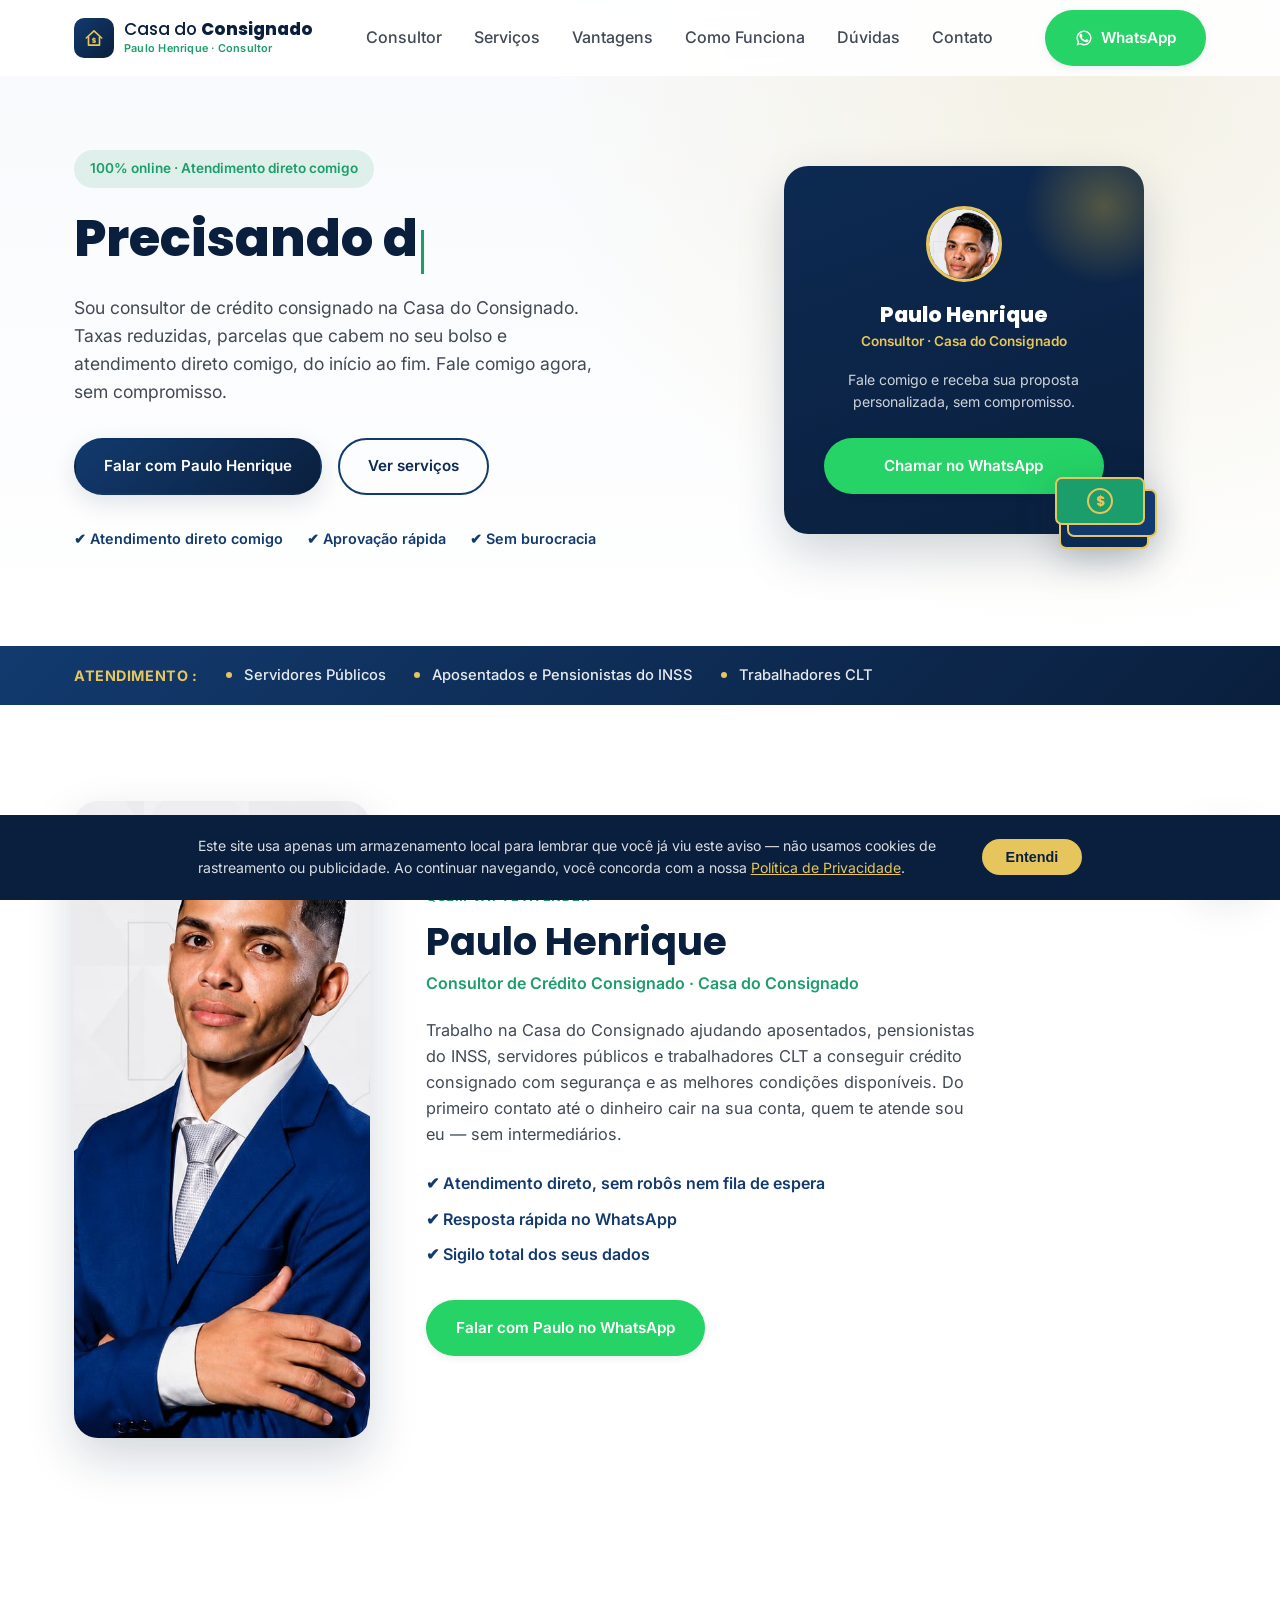
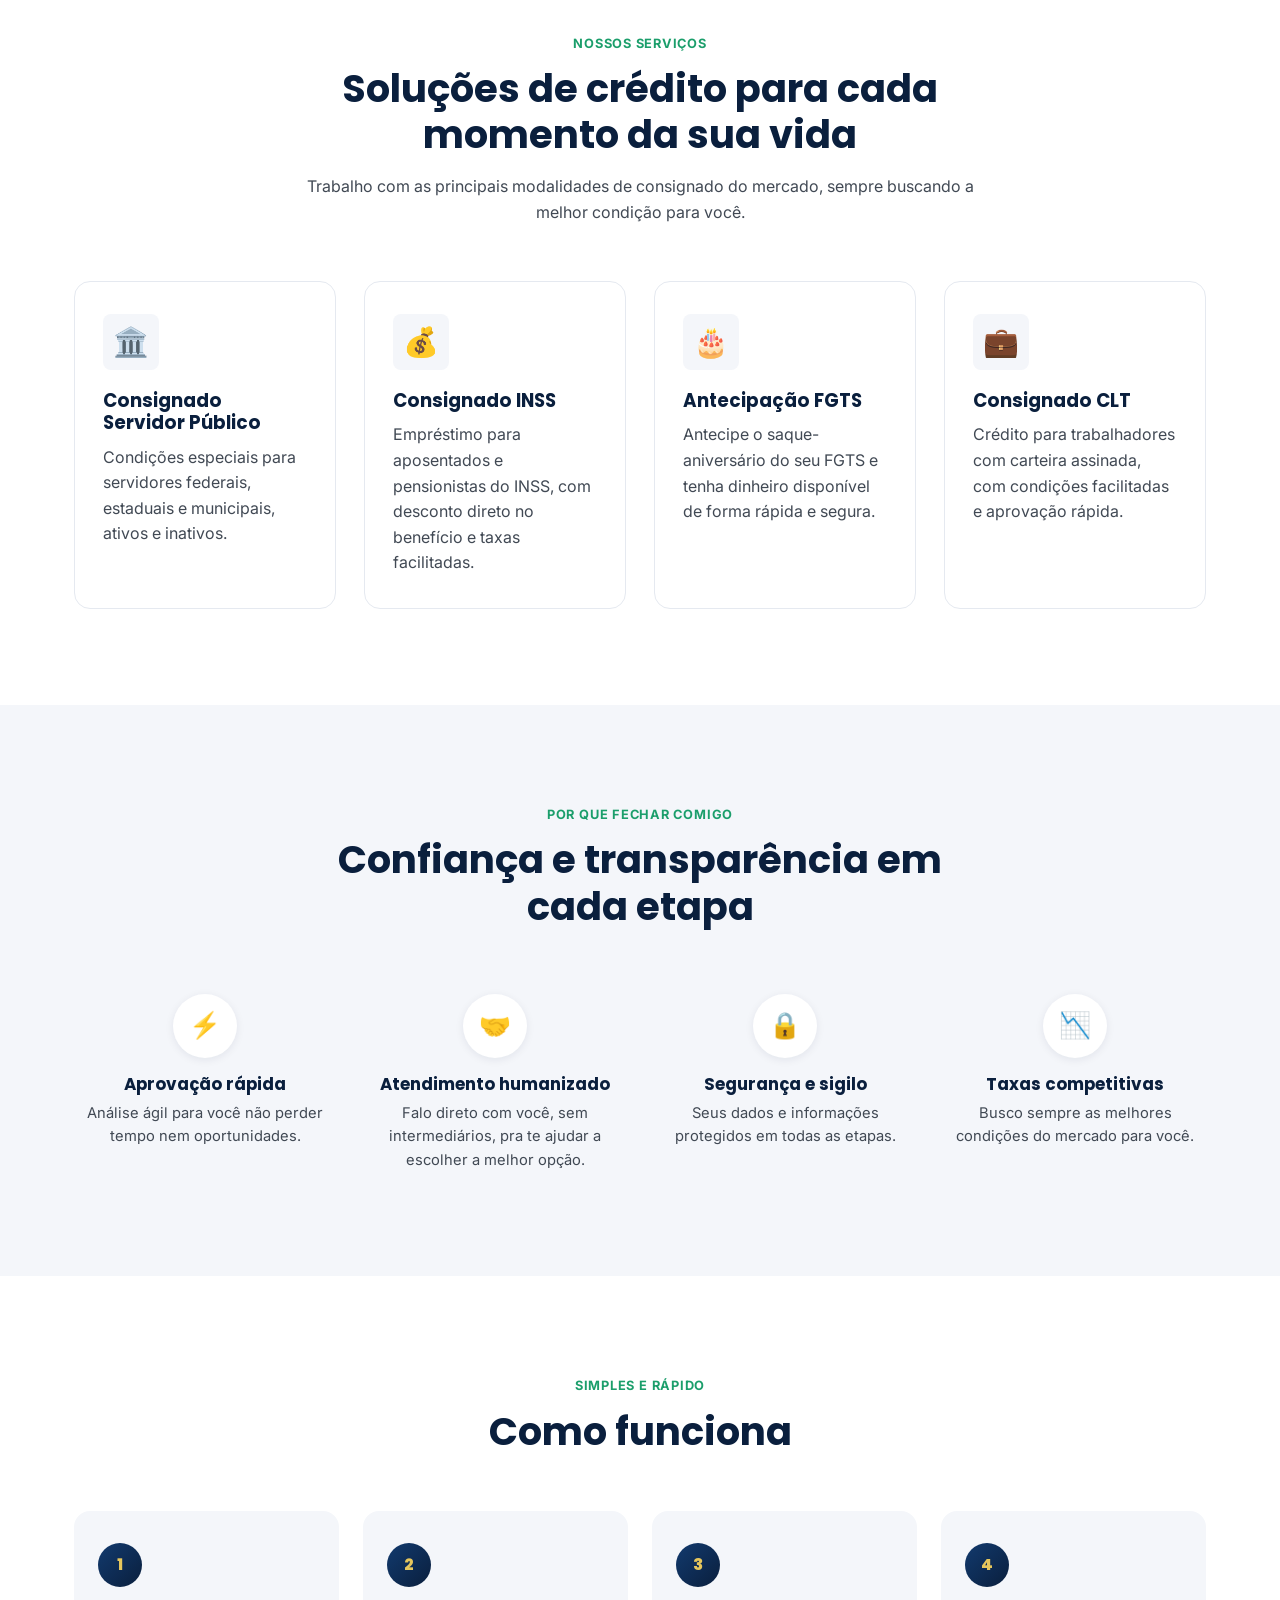
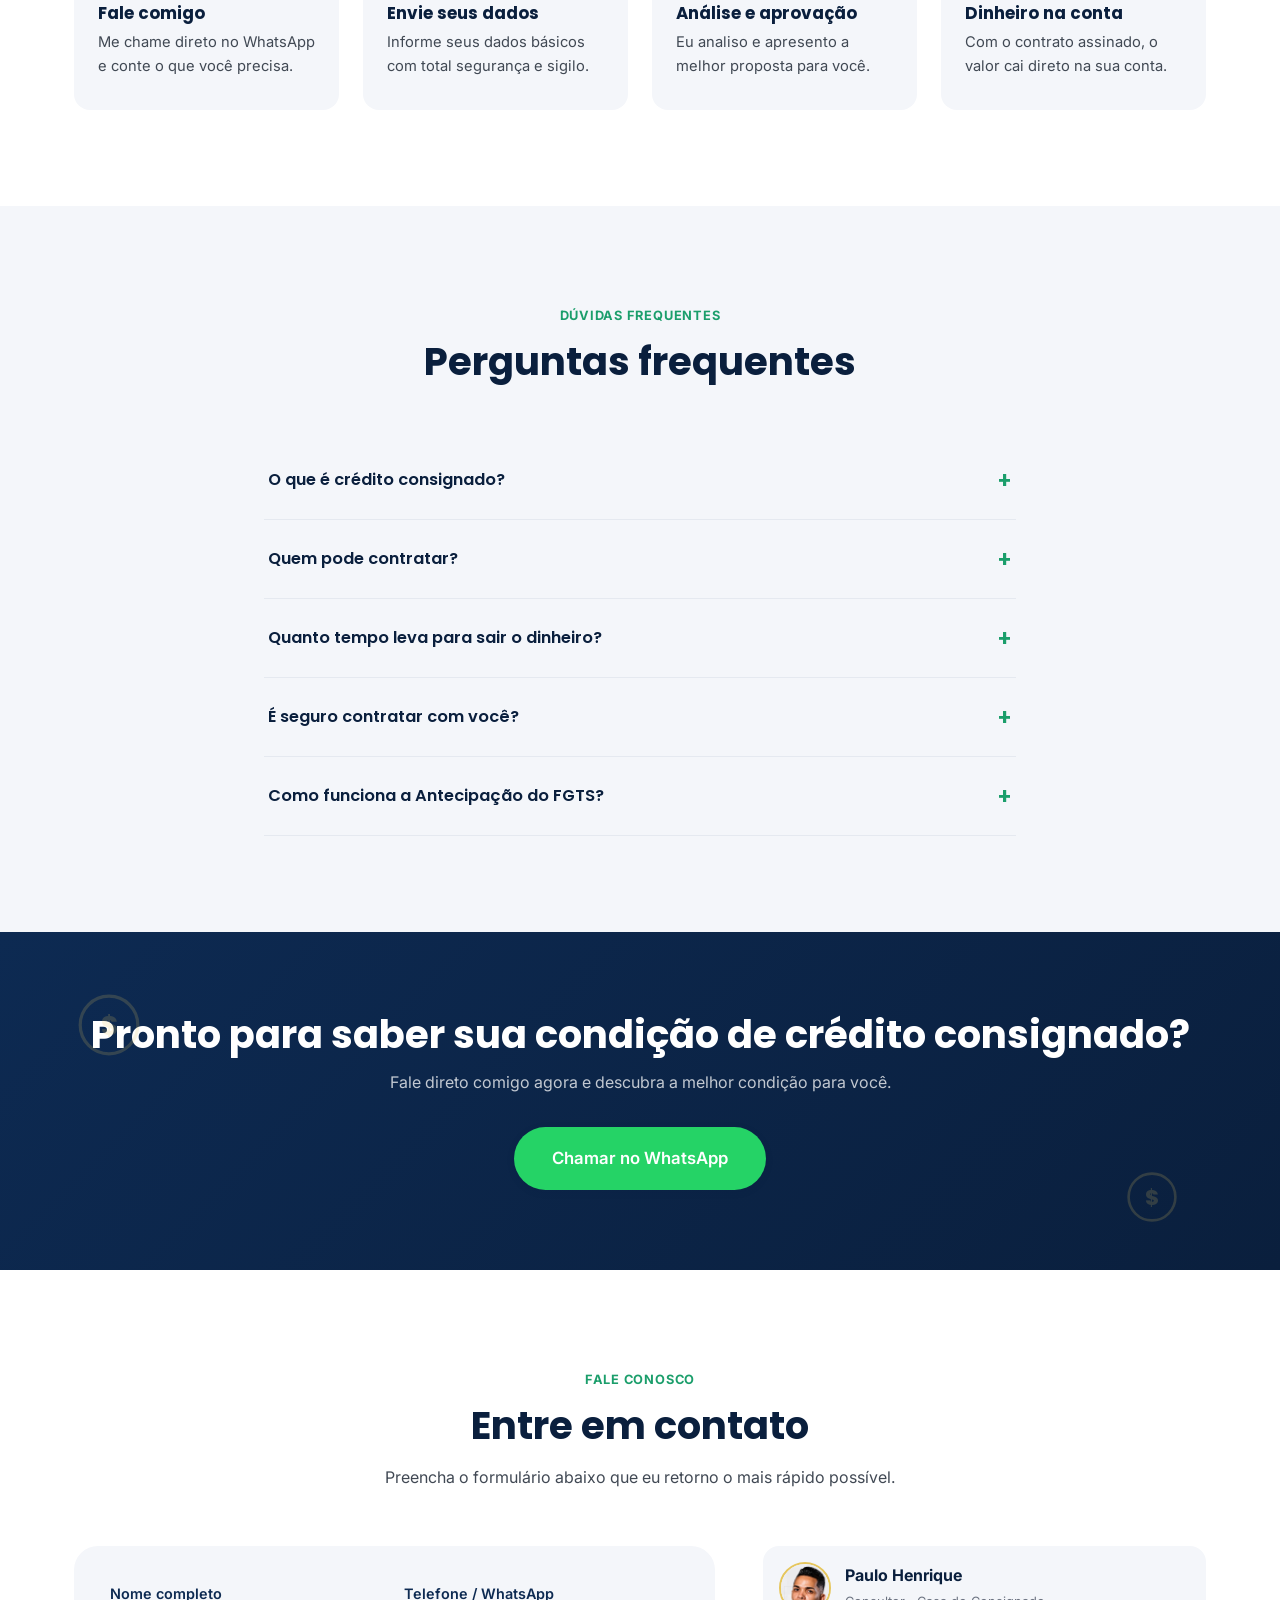
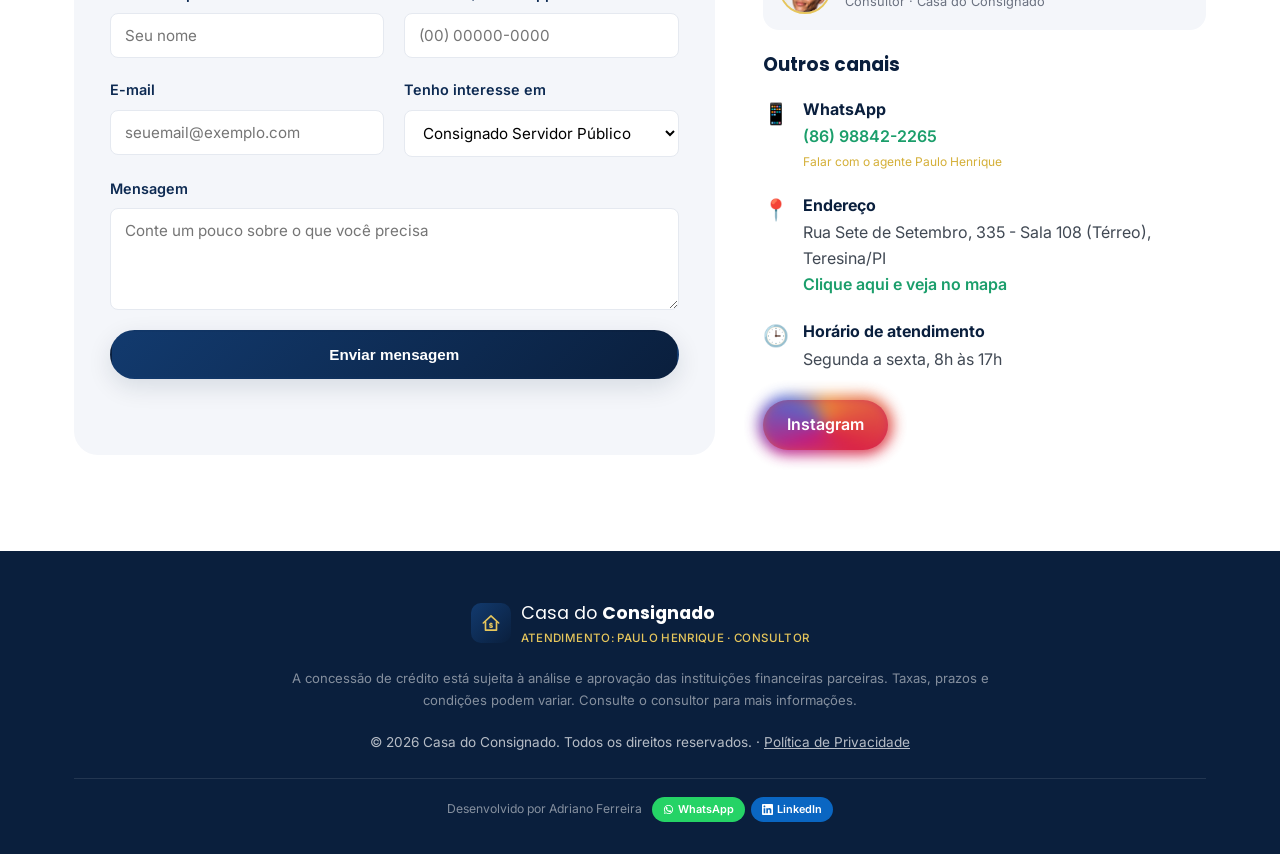
<file: index.html>
<!DOCTYPE html>
<html lang="pt-BR">
<head>
<meta charset="UTF-8">
<meta name="viewport" content="width=device-width, initial-scale=1.0">
<title>Crédito Consignado em Teresina | Fale com Paulo Henrique</title>
<meta name="description" content="Consultor especialista em Crédito Consignado em Teresina/PI. Atendo INSS, Servidor Público e CLT. Simule agora seu empréstimo ou antecipação FGTS. Fale direto com Paulo Henrique.">
<meta name="keywords" content="crédito consignado, empréstimo consignado, emprestimo, emprestimos, dinheiro, consignado, consignado INSS, consignado servidor público, consignado CLT, clt, antecipação FGTS, crédito, financiamento, dinheiro rápido, casa do consignado, Paulo Henrique">
<meta name="robots" content="index, follow">
<meta name="googlebot" content="index, follow">
<link rel="canonical" href="https://paulocasadoconsignado.com.br/">

<!-- Open Graph -->
<meta property="og:type" content="website">
<meta property="og:url" content="https://paulocasadoconsignado.com.br/">
<meta property="og:title" content="Crédito Consignado em Teresina | Paulo Henrique">
<meta property="og:description" content="Consultor especialista em crédito consignado para INSS, Servidor Público e CLT em Teresina/PI. Fale direto comigo pelo WhatsApp e receba sua proposta.">
<meta property="og:image" content="https://paulocasadoconsignado.com.br/assets/paulo-henrique.jpg">
<meta property="og:image:width" content="465">
<meta property="og:image:height" content="1145">
<meta property="og:image:alt" content="Paulo Henrique, consultor de crédito consignado">
<meta property="og:locale" content="pt_BR">
<meta property="og:site_name" content="Paulo Henrique · Casa do Consignado">

<!-- Twitter Card -->
<meta name="twitter:card" content="summary_large_image">
<meta name="twitter:title" content="Crédito Consignado em Teresina | Paulo Henrique">
<meta name="twitter:description" content="Consultor especialista em crédito consignado para INSS, Servidor Público e CLT em Teresina/PI. Fale direto comigo pelo WhatsApp.">
<meta name="twitter:image" content="https://paulocasadoconsignado.com.br/assets/paulo-henrique.jpg">

<link rel="icon" type="image/svg+xml" href="assets/favicon.svg">
<link rel="preconnect" href="https://fonts.googleapis.com">
<link rel="preconnect" href="https://fonts.gstatic.com" crossorigin>
<link href="https://fonts.googleapis.com/css2?family=Poppins:wght@400;500;600;700;800&family=Inter:wght@400;500;600;700&display=swap" rel="stylesheet">
<link rel="stylesheet" href="css/style.css">

<!-- Dados estruturados básicos para SEO local (ATUALIZE endereço/e-mail quando tiver) -->
<script type="application/ld+json">
{
  "@context": "https://schema.org",
  "@type": "FinancialService",
  "name": "Paulo Henrique · Casa do Consignado",
  "url": "https://paulocasadoconsignado.com.br/",
  "image": "https://paulocasadoconsignado.com.br/assets/paulo-henrique.jpg",
  "description": "Consultoria de crédito consignado em Teresina/PI: INSS, servidor público, CLT e antecipação de FGTS.",
  "areaServed": { "@type": "City", "name": "Teresina" },
  "telephone": "+55 86 98842-2265",
  "priceRange": "$$",
  "address": {
    "@type": "PostalAddress",
    "streetAddress": "Rua Sete de Setembro, 335 - Sala 108 (Térreo)",
    "addressLocality": "Teresina",
    "addressRegion": "PI",
    "addressCountry": "BR"
  },
  "openingHoursSpecification": {
    "@type": "OpeningHoursSpecification",
    "dayOfWeek": ["Monday", "Tuesday", "Wednesday", "Thursday", "Friday"],
    "opens": "08:00",
    "closes": "17:00"
  },
  "employee": {
    "@type": "Person",
    "name": "Paulo Henrique",
    "jobTitle": "Consultor de Crédito Consignado",
    "worksFor": { "@type": "Organization", "name": "Casa do Consignado" }
  },
  "sameAs": ["https://www.instagram.com/paulo_credito_consignado/"]
}
</script>
</head>
<body>
<div class="bills-fall" id="billsFall" aria-hidden="true"></div>

<!-- ===== HEADER ===== -->
<header class="header" id="header">
  <div class="container header__inner">
    <a href="#topo" class="logo">
      <span class="logo__icon">
        <svg viewBox="0 0 40 40" width="22" height="22" aria-hidden="true">
          <polyline points="6,20 20,7 34,20" fill="none" stroke="currentColor" stroke-width="3" stroke-linecap="round" stroke-linejoin="round"/>
          <path d="M10 18 V33 H30 V18" fill="none" stroke="currentColor" stroke-width="3" stroke-linecap="round" stroke-linejoin="round"/>
          <text x="20" y="29" font-family="Poppins, Arial, sans-serif" font-weight="800" font-size="13" fill="currentColor" text-anchor="middle">$</text>
        </svg>
      </span>
      <span class="logo__text-wrap">
        <span class="logo__text">Casa do <strong>Consignado</strong></span>
        <small class="logo__tagline">Paulo Henrique · Consultor</small>
      </span>
    </a>

    <nav class="nav" id="nav">
      <ul class="nav__list">
        <li><a href="#consultor" class="nav__link">Consultor</a></li>
        <li><a href="#servicos" class="nav__link">Serviços</a></li>
        <li><a href="#vantagens" class="nav__link">Vantagens</a></li>
        <li><a href="#como-funciona" class="nav__link">Como Funciona</a></li>
        <li><a href="#faq" class="nav__link">Dúvidas</a></li>
        <li><a href="#contato" class="nav__link">Contato</a></li>
      </ul>
    </nav>

    <div class="header__actions">
      <a href="https://wa.me/5586988422265?text=Ol%C3%A1%20Paulo%20Henrique%2C%20tenho%20interesse%20em%20mais%20informa%C3%A7%C3%B5es%20sobre%20o%20cr%C3%A9dito%20consignado."
         class="btn btn--whatsapp" target="_blank" rel="noopener">
        <svg viewBox="0 0 24 24" width="18" height="18" fill="currentColor" aria-hidden="true"><path d="M17.472 14.382c-.297-.149-1.758-.867-2.03-.967-.273-.099-.471-.148-.67.15-.197.297-.767.966-.94 1.164-.173.199-.347.223-.644.075-.297-.15-1.255-.463-2.39-1.475-.883-.788-1.48-1.761-1.653-2.059-.173-.297-.018-.458.13-.606.134-.133.298-.347.446-.52.149-.174.198-.298.298-.497.099-.198.05-.371-.025-.52-.075-.149-.669-1.612-.916-2.207-.242-.579-.487-.5-.669-.51-.173-.008-.371-.01-.57-.01-.198 0-.52.074-.792.372-.272.297-1.04 1.016-1.04 2.479 0 1.462 1.065 2.875 1.213 3.074.149.198 2.096 3.2 5.077 4.487.71.306 1.263.489 1.694.625.712.227 1.36.195 1.871.118.571-.085 1.758-.719 2.006-1.413.248-.694.248-1.289.173-1.413-.074-.124-.272-.198-.57-.347z"/><path d="M12.004 2C6.486 2 2 6.486 2 12.004c0 1.99.583 3.845 1.588 5.406L2 22l4.71-1.554A9.96 9.96 0 0 0 12.004 22C17.522 22 22 17.522 22 12.004 22 6.486 17.522 2 12.004 2zm0 18.061a8.03 8.03 0 0 1-4.302-1.246l-.309-.184-2.79.92.933-2.717-.201-.278a8.03 8.03 0 0 1-1.331-4.552c0-4.454 3.626-8.08 8.08-8.08s8.08 3.626 8.08 8.08-3.626 8.057-8.16 8.057z"/></svg>
        WhatsApp
      </a>
    </div>

    <button class="nav__toggle" id="navToggle" aria-label="Abrir menu" aria-expanded="false">
      <span></span><span></span><span></span>
    </button>
  </div>
</header>

<main id="topo">

  <!-- ===== HERO ===== -->
  <section class="hero">
    <div class="container hero__inner">
      <div class="hero__content" data-reveal>
        <span class="badge">100% online · Atendimento direto comigo</span>
        <h1><span class="typewriter-text">Precisando de dinheiro? <span class="highlight">Tenho a solução rápida e fácil</span> pra você</span></h1>
        <p class="hero__subtitle">
          Sou consultor de crédito consignado na Casa do Consignado. Taxas reduzidas, parcelas que
          cabem no seu bolso e atendimento direto comigo, do início ao fim. Fale comigo agora, sem compromisso.
        </p>
        <div class="hero__cta">
          <a href="https://wa.me/5586988422265?text=Ol%C3%A1%20Paulo%20Henrique%2C%20tenho%20interesse%20em%20mais%20informa%C3%A7%C3%B5es%20sobre%20o%20cr%C3%A9dito%20consignado."
             class="btn btn--primary btn--shine" target="_blank" rel="noopener">Falar com Paulo Henrique</a>
          <a href="#servicos" class="btn btn--outline">Ver serviços</a>
        </div>
        <ul class="hero__trust">
          <li>✔ Atendimento direto comigo</li>
          <li>✔ Aprovação rápida</li>
          <li>✔ Sem burocracia</li>
        </ul>
      </div>

      <div class="hero__visual" data-reveal>
        <div class="hero__card-wrap">
          <div class="hero__card">
            <img src="assets/paulo-henrique-headshot.jpg" alt="Foto de Paulo Henrique, consultor de crédito" class="hero__card-photo" width="400" height="400">
            <p class="hero__card-name">Paulo Henrique</p>
            <p class="hero__card-role">Consultor · Casa do Consignado</p>
            <p class="hero__card-note">Fale comigo e receba sua proposta personalizada, sem compromisso.</p>
            <a href="https://wa.me/5586988422265?text=Ol%C3%A1%20Paulo%20Henrique%2C%20tenho%20interesse%20em%20mais%20informa%C3%A7%C3%B5es%20sobre%20o%20cr%C3%A9dito%20consignado."
               class="btn btn--whatsapp btn--shine hero__card-cta" target="_blank" rel="noopener">Chamar no WhatsApp</a>
          </div>
          <svg class="money-stack" viewBox="0 0 108 84" aria-hidden="true">
            <rect x="6" y="30" width="88" height="46" rx="6" fill="#0d2a52" stroke="#e6c65c" stroke-width="2"/>
            <rect x="14" y="18" width="88" height="46" rx="6" fill="#123a6e" stroke="#e6c65c" stroke-width="2"/>
            <rect x="2" y="6" width="88" height="46" rx="6" fill="#1b9e6b" stroke="#e6c65c" stroke-width="2"/>
            <circle cx="46" cy="29" r="12" fill="none" stroke="#e6c65c" stroke-width="2"/>
            <text x="46" y="34" font-family="Poppins, Arial, sans-serif" font-weight="800" font-size="13" fill="#e6c65c" text-anchor="middle">$</text>
          </svg>
        </div>
      </div>
    </div>
  </section>

  <!-- ===== PÚBLICO ATENDIDO ===== -->
  <section class="audience">
    <div class="container audience__inner">
      <span class="audience__label">Atendimento :</span>
      <ul class="audience__list">
        <li>Servidores Públicos</li>
        <li>Aposentados e Pensionistas do INSS</li>
        <li>Trabalhadores CLT</li>
      </ul>
    </div>
  </section>

  <!-- ===== SOBRE O CONSULTOR ===== -->
  <section class="section consultor" id="consultor">
    <div class="container consultor__inner">
      <div class="consultor__photo-wrap" data-reveal>
        <img src="assets/paulo-henrique.jpg" alt="Paulo Henrique, consultor de crédito consignado, de braços cruzados" class="consultor__photo" width="465" height="1000" loading="lazy" decoding="async">
      </div>
      <div class="consultor__content" data-reveal>
        <span class="eyebrow">Quem vai te atender</span>
        <h2>Paulo Henrique</h2>
        <p class="consultor__role">Consultor de Crédito Consignado · Casa do Consignado</p>
        <p class="consultor__bio">
          Trabalho na Casa do Consignado ajudando aposentados, pensionistas do INSS, servidores
          públicos e trabalhadores CLT a conseguir crédito consignado com segurança e as melhores
          condições disponíveis. Do primeiro contato até o dinheiro cair na sua conta, quem te
          atende sou eu — sem intermediários.
        </p>
        <ul class="consultor__points">
          <li>✔ Atendimento direto, sem robôs nem fila de espera</li>
          <li>✔ Resposta rápida no WhatsApp</li>
          <li>✔ Sigilo total dos seus dados</li>
        </ul>
        <a href="https://wa.me/5586988422265?text=Ol%C3%A1%20Paulo%20Henrique%2C%20tenho%20interesse%20em%20mais%20informa%C3%A7%C3%B5es%20sobre%20o%20cr%C3%A9dito%20consignado."
           class="btn btn--whatsapp btn--shine" target="_blank" rel="noopener">Falar com Paulo no WhatsApp</a>
      </div>
    </div>
  </section>

  <!-- ===== SERVIÇOS ===== -->
  <section class="section" id="servicos">
    <div class="container">
      <div class="section__head" data-reveal>
        <span class="eyebrow">Nossos serviços</span>
        <h2>Soluções de crédito para cada momento da sua vida</h2>
        <p>Trabalho com as principais modalidades de consignado do mercado, sempre buscando a melhor condição para você.</p>
      </div>

      <div class="grid grid--4" data-reveal data-reveal-children>
        <article class="card">
          <div class="card__icon">🏛️</div>
          <h3>Consignado Servidor Público</h3>
          <p>Condições especiais para servidores federais, estaduais e municipais, ativos e inativos.</p>
        </article>

        <article class="card">
          <div class="card__icon">💰</div>
          <h3>Consignado INSS</h3>
          <p>Empréstimo para aposentados e pensionistas do INSS, com desconto direto no benefício e taxas facilitadas.</p>
        </article>

        <article class="card">
          <div class="card__icon">🎂</div>
          <h3>Antecipação FGTS</h3>
          <p>Antecipe o saque-aniversário do seu FGTS e tenha dinheiro disponível de forma rápida e segura.</p>
        </article>

        <article class="card">
          <div class="card__icon">💼</div>
          <h3>Consignado CLT</h3>
          <p>Crédito para trabalhadores com carteira assinada, com condições facilitadas e aprovação rápida.</p>
        </article>
      </div>
    </div>
  </section>

  <!-- ===== VANTAGENS ===== -->
  <section class="section section--alt" id="vantagens">
    <div class="container">
      <div class="section__head" data-reveal>
        <span class="eyebrow">Por que fechar comigo</span>
        <h2>Confiança e transparência em cada etapa</h2>
      </div>

      <div class="grid grid--4" data-reveal data-reveal-children>
        <div class="feature">
          <div class="feature__icon">⚡</div>
          <h3>Aprovação rápida</h3>
          <p>Análise ágil para você não perder tempo nem oportunidades.</p>
        </div>
        <div class="feature">
          <div class="feature__icon">🤝</div>
          <h3>Atendimento humanizado</h3>
          <p>Falo direto com você, sem intermediários, pra te ajudar a escolher a melhor opção.</p>
        </div>
        <div class="feature">
          <div class="feature__icon">🔒</div>
          <h3>Segurança e sigilo</h3>
          <p>Seus dados e informações protegidos em todas as etapas.</p>
        </div>
        <div class="feature">
          <div class="feature__icon">📉</div>
          <h3>Taxas competitivas</h3>
          <p>Busco sempre as melhores condições do mercado para você.</p>
        </div>
      </div>
    </div>
  </section>

  <!-- ===== COMO FUNCIONA ===== -->
  <section class="section" id="como-funciona">
    <div class="container">
      <div class="section__head" data-reveal>
        <span class="eyebrow">Simples e rápido</span>
        <h2>Como funciona</h2>
      </div>

      <div class="steps" data-reveal data-reveal-children>
        <div class="step">
          <span class="step__number">1</span>
          <h3>Fale comigo</h3>
          <p>Me chame direto no WhatsApp e conte o que você precisa.</p>
        </div>
        <div class="step">
          <span class="step__number">2</span>
          <h3>Envie seus dados</h3>
          <p>Informe seus dados básicos com total segurança e sigilo.</p>
        </div>
        <div class="step">
          <span class="step__number">3</span>
          <h3>Análise e aprovação</h3>
          <p>Eu analiso e apresento a melhor proposta para você.</p>
        </div>
        <div class="step">
          <span class="step__number">4</span>
          <h3>Dinheiro na conta</h3>
          <p>Com o contrato assinado, o valor cai direto na sua conta.</p>
        </div>
      </div>
    </div>
  </section>

  <!-- ===== FAQ ===== -->
  <section class="section section--alt" id="faq">
    <div class="container container--narrow">
      <div class="section__head" data-reveal>
        <span class="eyebrow">Dúvidas frequentes</span>
        <h2>Perguntas frequentes</h2>
      </div>

      <div class="accordion" data-reveal>
        <div class="accordion__item">
          <button class="accordion__trigger">O que é crédito consignado?
            <span class="accordion__icon">+</span>
          </button>
          <div class="accordion__panel">
            <p>É um tipo de empréstimo cujas parcelas são descontadas diretamente do salário, benefício do INSS ou folha de pagamento, o que costuma garantir taxas de juros menores.</p>
          </div>
        </div>
        <div class="accordion__item">
          <button class="accordion__trigger">Quem pode contratar?
            <span class="accordion__icon">+</span>
          </button>
          <div class="accordion__panel">
            <p>Aposentados e pensionistas do INSS, servidores públicos e trabalhadores com carteira assinada em empresas conveniadas.</p>
          </div>
        </div>
        <div class="accordion__item">
          <button class="accordion__trigger">Quanto tempo leva para sair o dinheiro?
            <span class="accordion__icon">+</span>
          </button>
          <div class="accordion__panel">
            <p>Após a aprovação e assinatura do contrato, o prazo costuma ser rápido, podendo variar conforme a instituição financeira parceira.</p>
          </div>
        </div>
        <div class="accordion__item">
          <button class="accordion__trigger">É seguro contratar com você?
            <span class="accordion__icon">+</span>
          </button>
          <div class="accordion__panel">
            <p>Sim. Trabalho pela Casa do Consignado com sigilo total dos seus dados e transparência em todas as etapas do processo.</p>
          </div>
        </div>
        <div class="accordion__item">
          <button class="accordion__trigger">Como funciona a Antecipação do FGTS?
            <span class="accordion__icon">+</span>
          </button>
          <div class="accordion__panel">
            <p>Você pode adiantar uma ou mais parcelas do seu Saque-Aniversário do FGTS. O valor cai na sua conta rapidamente e o pagamento é feito com o débito anual direto do seu fundo de garantia, sem comprometer sua renda mensal.</p>
          </div>
        </div>
      </div>
    </div>
  </section>

  <!-- ===== CTA FINAL ===== -->
  <section class="cta-final" data-reveal>
    <svg class="cta-final__coin cta-final__coin--1" viewBox="0 0 60 60" aria-hidden="true">
      <circle cx="30" cy="30" r="27" fill="none" stroke="#e6c65c" stroke-width="3"/>
      <text x="30" y="39" font-family="Poppins, Arial, sans-serif" font-weight="800" font-size="24" fill="#e6c65c" text-anchor="middle">$</text>
    </svg>
    <svg class="cta-final__coin cta-final__coin--2" viewBox="0 0 60 60" aria-hidden="true">
      <circle cx="30" cy="30" r="27" fill="none" stroke="#e6c65c" stroke-width="3"/>
      <text x="30" y="39" font-family="Poppins, Arial, sans-serif" font-weight="800" font-size="24" fill="#e6c65c" text-anchor="middle">$</text>
    </svg>
    <div class="container cta-final__inner">
      <h2>Pronto para saber sua condição de crédito consignado?</h2>
      <p>Fale direto comigo agora e descubra a melhor condição para você.</p>
      <a href="https://wa.me/5586988422265?text=Ol%C3%A1%20Paulo%20Henrique%2C%20tenho%20interesse%20em%20mais%20informa%C3%A7%C3%B5es%20sobre%20o%20cr%C3%A9dito%20consignado."
         class="btn btn--whatsapp btn--lg btn--shine" target="_blank" rel="noopener">Chamar no WhatsApp</a>
    </div>
  </section>

  <!-- ===== CONTATO ===== -->
  <section class="section" id="contato">
    <div class="container">
      <div class="section__head" data-reveal>
        <span class="eyebrow">Fale conosco</span>
        <h2>Entre em contato</h2>
        <p>Preencha o formulário abaixo que eu retorno o mais rápido possível.</p>
      </div>

      <div class="contact">
        <form class="contact__form" id="contactForm" data-reveal>
          <div class="field">
            <label for="nome">Nome completo</label>
            <input type="text" id="nome" name="nome" required placeholder="Seu nome" aria-required="true">
          </div>
          <div class="field">
            <label for="telefone">Telefone / WhatsApp</label>
            <input type="tel" id="telefone" name="telefone" required placeholder="(00) 00000-0000" aria-required="true">
          </div>
          <div class="field">
            <label for="email">E-mail</label>
            <input type="email" id="email" name="email" placeholder="seuemail@exemplo.com">
          </div>
          <div class="field">
            <label for="assunto">Tenho interesse em</label>
            <select id="assunto" name="assunto">
              <option>Consignado Servidor Público</option>
              <option>Consignado INSS</option>
              <option>Antecipação FGTS</option>
              <option>Consignado CLT</option>
            </select>
          </div>
          <div class="field field--full">
            <label for="mensagem">Mensagem</label>
            <textarea id="mensagem" name="mensagem" rows="4" placeholder="Conte um pouco sobre o que você precisa"></textarea>
          </div>
          <button type="submit" class="btn btn--primary field--full">Enviar mensagem</button>
          <p class="form__note" id="formNote"></p>
        </form>

        <aside class="contact__info" data-reveal>
          <div class="contact__agent">
            <img src="assets/paulo-henrique-headshot.jpg" alt="Foto de Paulo Henrique, consultor de crédito" class="contact__agent-photo" width="400" height="400" loading="lazy" decoding="async">
            <div>
              <strong>Paulo Henrique</strong>
              <small>Consultor · Casa do Consignado</small>
            </div>
          </div>
          <h3>Outros canais</h3>
          <ul class="contact__list">
            <li>
              <span aria-hidden="true">📱</span>
              <div>
                <strong>WhatsApp</strong>
                <a href="https://wa.me/5586988422265?text=Ol%C3%A1%20Paulo%20Henrique%2C%20tenho%20interesse%20em%20mais%20informa%C3%A7%C3%B5es%20sobre%20o%20cr%C3%A9dito%20consignado.">(86) 98842-2265</a>
                <small>Falar com o agente Paulo Henrique</small>
              </div>
            </li>
            <li>
              <span aria-hidden="true">📍</span>
              <div>
                <strong>Endereço</strong>
                <p>Rua Sete de Setembro, 335 - Sala 108 (Térreo), Teresina/PI</p>
                <a href="https://maps.app.goo.gl/En64dRzbXX8CBahz8" target="_blank" rel="noopener">Clique aqui e veja no mapa</a>
              </div>
            </li>
            <li>
              <span aria-hidden="true">🕒</span>
              <div>
                <strong>Horário de atendimento</strong>
                <p>Segunda a sexta, 8h às 17h</p>
              </div>
            </li>
          </ul>

          <div class="contact__social">
            <a href="https://www.instagram.com/paulo_credito_consignado/" class="btn--instagram" target="_blank" rel="noopener" aria-label="Instagram">Instagram</a>
          </div>
        </aside>
      </div>
    </div>
  </section>

</main>

<!-- ===== FOOTER ===== -->
<footer class="footer">
  <div class="container footer__inner">
    <div class="footer__brand">
      <span class="logo__icon">
        <svg viewBox="0 0 40 40" width="22" height="22" aria-hidden="true">
          <polyline points="6,20 20,7 34,20" fill="none" stroke="currentColor" stroke-width="3" stroke-linecap="round" stroke-linejoin="round"/>
          <path d="M10 18 V33 H30 V18" fill="none" stroke="currentColor" stroke-width="3" stroke-linecap="round" stroke-linejoin="round"/>
          <text x="20" y="29" font-family="Poppins, Arial, sans-serif" font-weight="800" font-size="13" fill="currentColor" text-anchor="middle">$</text>
        </svg>
      </span>
      <span class="footer__brand-text">
        <span>Casa do <strong>Consignado</strong></span>
        <small class="footer__tagline">Atendimento: Paulo Henrique · Consultor</small>
      </span>
    </div>
    <p class="footer__disclaimer">
      A concessão de crédito está sujeita à análise e aprovação das instituições financeiras parceiras.
      Taxas, prazos e condições podem variar. Consulte o consultor para mais informações.
    </p>
    <p class="footer__copy">© <span id="year"></span> Casa do Consignado. Todos os direitos reservados. · <a href="privacidade.html">Política de Privacidade</a></p>

    <div class="footer__credit">
      <span>Desenvolvido por Adriano Ferreira</span>
      <div class="footer__credit-links">
        <a href="https://wa.me/5586999830819" target="_blank" rel="noopener" class="footer__credit-link footer__credit-link--whatsapp" aria-label="WhatsApp de Adriano Ferreira">
          <svg viewBox="0 0 24 24" width="14" height="14" fill="currentColor" aria-hidden="true"><path d="M17.472 14.382c-.297-.149-1.758-.867-2.03-.967-.273-.099-.471-.148-.67.15-.197.297-.767.966-.94 1.164-.173.199-.347.223-.644.075-.297-.15-1.255-.463-2.39-1.475-.883-.788-1.48-1.761-1.653-2.059-.173-.297-.018-.458.13-.606.134-.133.298-.347.446-.52.149-.174.198-.298.298-.497.099-.198.05-.371-.025-.52-.075-.149-.669-1.612-.916-2.207-.242-.579-.487-.5-.669-.51-.173-.008-.371-.01-.57-.01-.198 0-.52.074-.792.372-.272.297-1.04 1.016-1.04 2.479 0 1.462 1.065 2.875 1.213 3.074.149.198 2.096 3.2 5.077 4.487.71.306 1.263.489 1.694.625.712.227 1.36.195 1.871.118.571-.085 1.758-.719 2.006-1.413.248-.694.248-1.289.173-1.413-.074-.124-.272-.198-.57-.347z"/><path d="M12.004 2C6.486 2 2 6.486 2 12.004c0 1.99.583 3.845 1.588 5.406L2 22l4.71-1.554A9.96 9.96 0 0 0 12.004 22C17.522 22 22 17.522 22 12.004 22 6.486 17.522 2 12.004 2zm0 18.061a8.03 8.03 0 0 1-4.302-1.246l-.309-.184-2.79.92.933-2.717-.201-.278a8.03 8.03 0 0 1-1.331-4.552c0-4.454 3.626-8.08 8.08-8.08s8.08 3.626 8.08 8.08-3.626 8.057-8.16 8.057z"/></svg>
          WhatsApp
        </a>
        <a href="https://www.linkedin.com/in/adrianoferreira-dev/" target="_blank" rel="noopener" class="footer__credit-link footer__credit-link--linkedin" aria-label="LinkedIn de Adriano Ferreira">
          <svg viewBox="0 0 24 24" width="14" height="14" fill="currentColor" aria-hidden="true"><path d="M20.447 20.452h-3.554v-5.569c0-1.328-.027-3.037-1.852-3.037-1.853 0-2.136 1.446-2.136 2.939v5.667H9.351V9h3.414v1.561h.046c.477-.9 1.637-1.85 3.37-1.85 3.601 0 4.267 2.37 4.267 5.455v6.286zM5.337 7.433c-1.144 0-2.063-.926-2.063-2.065 0-1.138.92-2.063 2.063-2.063 1.14 0 2.064.925 2.064 2.063 0 1.139-.925 2.065-2.064 2.065zm1.782 13.019H3.555V9h3.564v11.452zM22.225 0H1.771C.792 0 0 .774 0 1.729v20.542C0 23.227.792 24 1.771 24h20.451C23.2 24 24 23.227 24 22.271V1.729C24 .774 23.2 0 22.222 0h.003z"/></svg>
          LinkedIn
        </a>
      </div>
    </div>
  </div>
</footer>

<a href="https://wa.me/5586988422265?text=Ol%C3%A1%20Paulo%20Henrique%2C%20tenho%20interesse%20em%20mais%20informa%C3%A7%C3%B5es%20sobre%20o%20cr%C3%A9dito%20consignado."
   class="whatsapp-float" target="_blank" rel="noopener" aria-label="Falar no WhatsApp">
  <svg viewBox="0 0 24 24" width="28" height="28" fill="currentColor" aria-hidden="true"><path d="M17.472 14.382c-.297-.149-1.758-.867-2.03-.967-.273-.099-.471-.148-.67.15-.197.297-.767.966-.94 1.164-.173.199-.347.223-.644.075-.297-.15-1.255-.463-2.39-1.475-.883-.788-1.48-1.761-1.653-2.059-.173-.297-.018-.458.13-.606.134-.133.298-.347.446-.52.149-.174.198-.298.298-.497.099-.198.05-.371-.025-.52-.075-.149-.669-1.612-.916-2.207-.242-.579-.487-.5-.669-.51-.173-.008-.371-.01-.57-.01-.198 0-.52.074-.792.372-.272.297-1.04 1.016-1.04 2.479 0 1.462 1.065 2.875 1.213 3.074.149.198 2.096 3.2 5.077 4.487.71.306 1.263.489 1.694.625.712.227 1.36.195 1.871.118.571-.085 1.758-.719 2.006-1.413.248-.694.248-1.289.173-1.413-.074-.124-.272-.198-.57-.347z"/><path d="M12.004 2C6.486 2 2 6.486 2 12.004c0 1.99.583 3.845 1.588 5.406L2 22l4.71-1.554A9.96 9.96 0 0 0 12.004 22C17.522 22 22 17.522 22 12.004 22 6.486 17.522 2 12.004 2zm0 18.061a8.03 8.03 0 0 1-4.302-1.246l-.309-.184-2.79.92.933-2.717-.201-.278a8.03 8.03 0 0 1-1.331-4.552c0-4.454 3.626-8.08 8.08-8.08s8.08 3.626 8.08 8.08-3.626 8.057-8.16 8.057z"/></svg>
</a>

<div class="cookie-banner" id="cookieBanner" role="dialog" aria-live="polite" aria-label="Aviso de cookies">
  <p>
    Este site usa apenas um armazenamento local para lembrar que você já viu este aviso —
    não usamos cookies de rastreamento ou publicidade. Ao continuar navegando, você concorda
    com a nossa <a href="privacidade.html">Política de Privacidade</a>.
  </p>
  <button type="button" class="cookie-banner__accept" id="acceptCookies">Entendi</button>
</div>

<script src="js/script.js"></script>
</body>
</html>
</file>
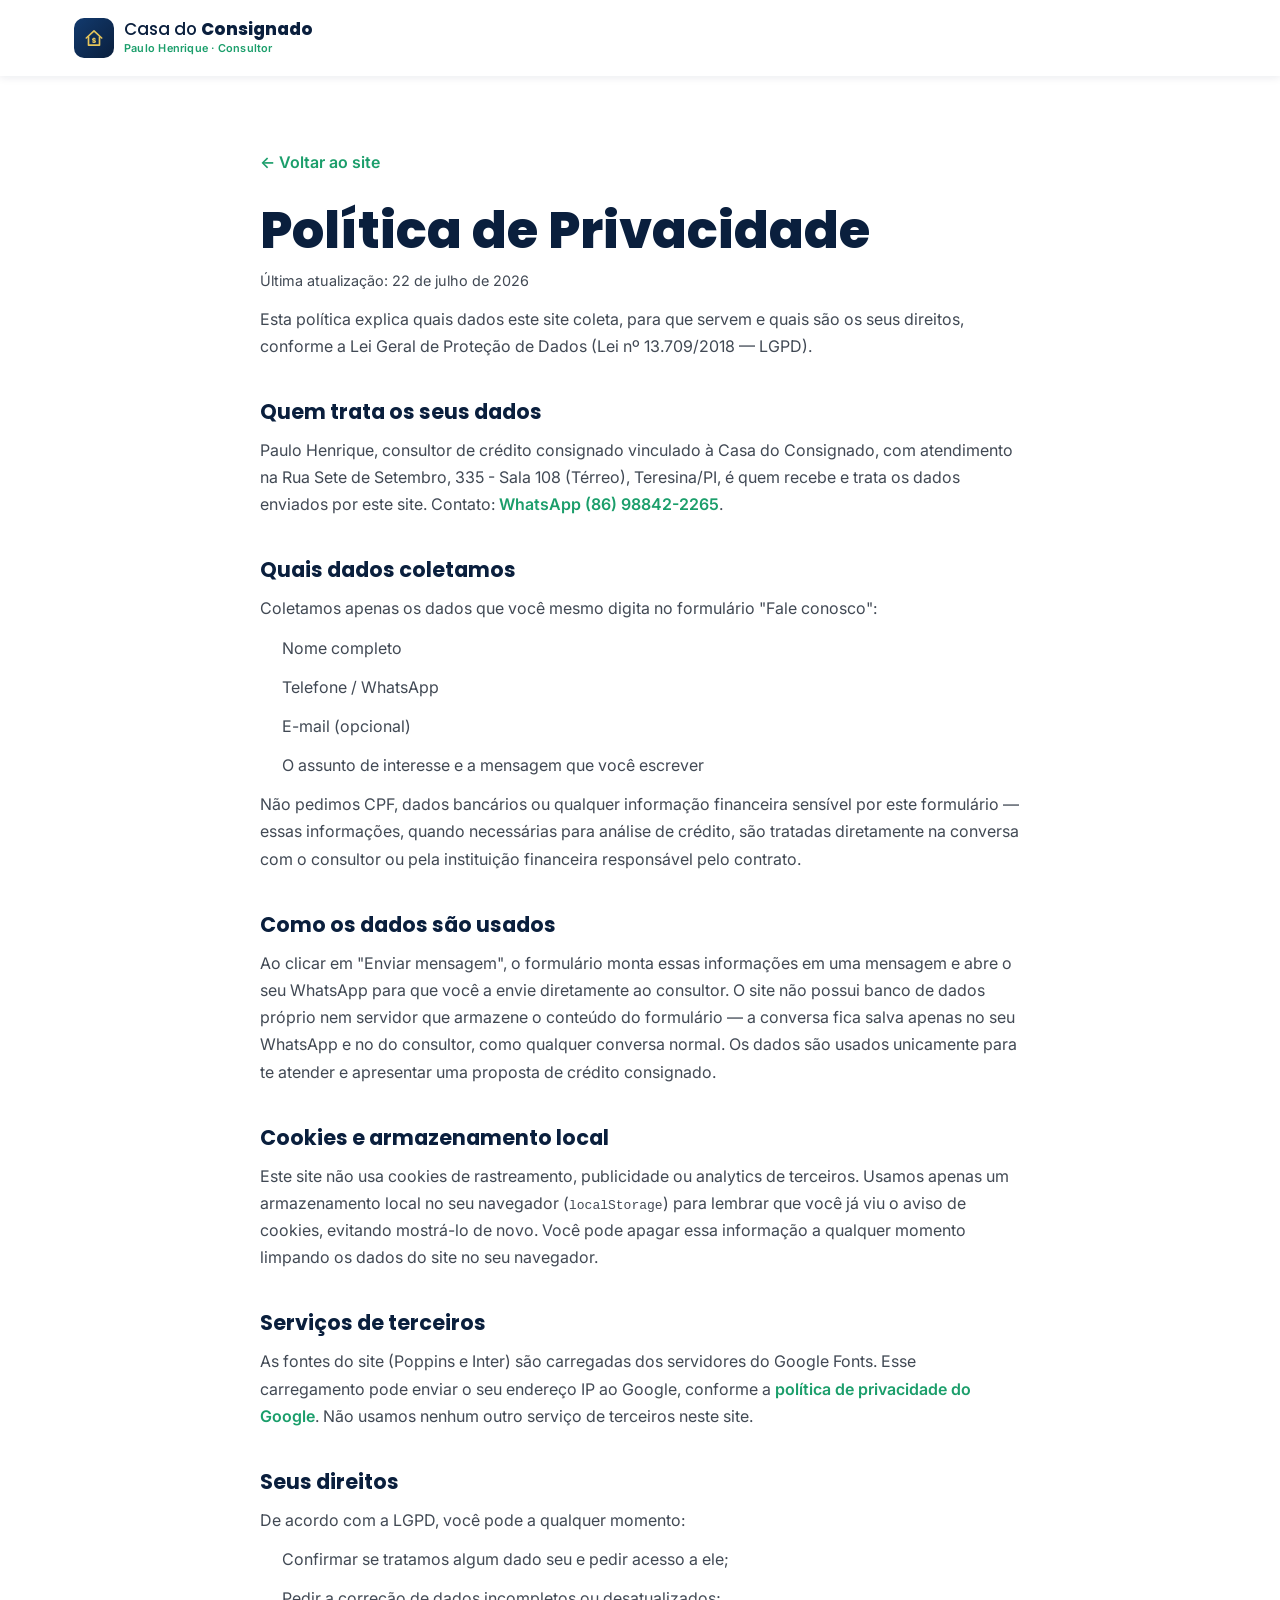
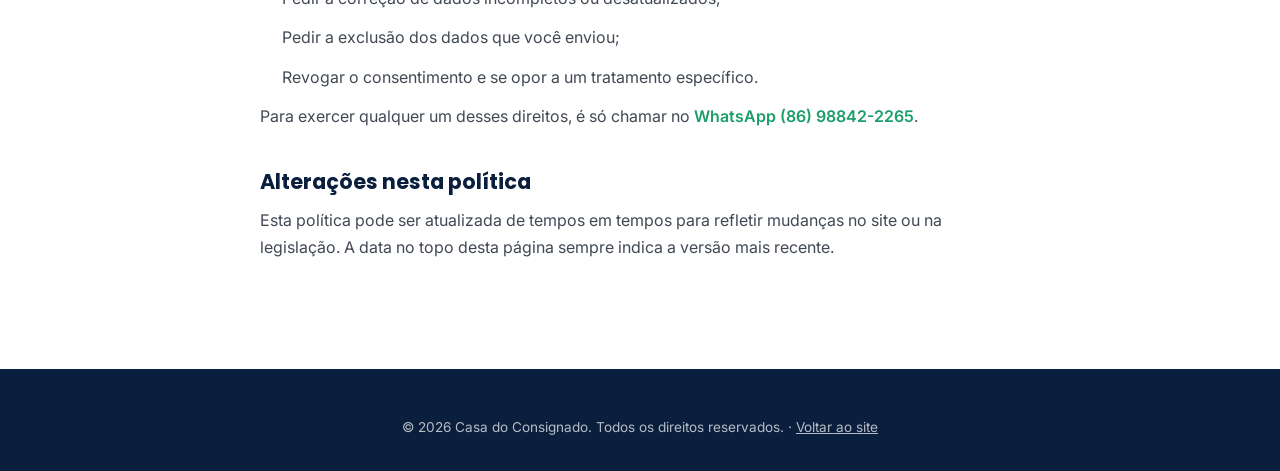
<file: privacidade.html>
<!DOCTYPE html>
<html lang="pt-BR">
<head>
<meta charset="UTF-8">
<meta name="viewport" content="width=device-width, initial-scale=1.0">
<title>Política de Privacidade | Casa do Consignado</title>
<meta name="description" content="Política de Privacidade do site do Paulo Henrique, consultor de crédito consignado na Casa do Consignado — como tratamos os dados enviados pelo formulário de contato, conforme a LGPD.">
<meta name="robots" content="index, follow">
<link rel="canonical" href="https://paulocasadoconsignado.com.br/privacidade.html">
<link rel="icon" type="image/svg+xml" href="assets/favicon.svg">
<link rel="preconnect" href="https://fonts.googleapis.com">
<link rel="preconnect" href="https://fonts.gstatic.com" crossorigin>
<link href="https://fonts.googleapis.com/css2?family=Poppins:wght@400;500;600;700;800&family=Inter:wght@400;500;600;700&display=swap" rel="stylesheet">
<link rel="stylesheet" href="css/style.css">
<style>
  .policy { padding: 150px 0 96px; max-width: 760px; }
  .policy h1 { margin-bottom: 8px; }
  .policy__updated { color: var(--gray-500); font-size: 0.9rem; margin-bottom: 40px; }
  .policy h2 { font-size: 1.3rem; margin: 40px 0 12px; }
  .policy p, .policy li { color: var(--gray-700); line-height: 1.7; margin-bottom: 12px; }
  .policy ul { padding-left: 22px; margin-bottom: 12px; }
  .policy a { color: var(--green-500); font-weight: 600; }
  .policy__back { display: inline-block; margin-bottom: 24px; font-weight: 600; color: var(--navy-700); }
</style>
</head>
<body>

<header class="header is-scrolled" id="header">
  <div class="container header__inner">
    <a href="index.html#topo" class="logo">
      <span class="logo__icon">
        <svg viewBox="0 0 40 40" width="22" height="22" aria-hidden="true">
          <polyline points="6,20 20,7 34,20" fill="none" stroke="currentColor" stroke-width="3" stroke-linecap="round" stroke-linejoin="round"/>
          <path d="M10 18 V33 H30 V18" fill="none" stroke="currentColor" stroke-width="3" stroke-linecap="round" stroke-linejoin="round"/>
          <text x="20" y="29" font-family="Poppins, Arial, sans-serif" font-weight="800" font-size="13" fill="currentColor" text-anchor="middle">$</text>
        </svg>
      </span>
      <span class="logo__text-wrap">
        <span class="logo__text">Casa do <strong>Consignado</strong></span>
        <small class="logo__tagline">Paulo Henrique · Consultor</small>
      </span>
    </a>
  </div>
</header>

<main>
  <div class="container policy">
    <a href="index.html#topo" class="policy__back">← Voltar ao site</a>
    <h1>Política de Privacidade</h1>
    <p class="policy__updated">Última atualização: 22 de julho de 2026</p>

    <p>
      Esta política explica quais dados este site coleta, para que servem e quais são os
      seus direitos, conforme a Lei Geral de Proteção de Dados (Lei nº 13.709/2018 — LGPD).
    </p>

    <h2>Quem trata os seus dados</h2>
    <p>
      Paulo Henrique, consultor de crédito consignado vinculado à Casa do Consignado, com
      atendimento na Rua Sete de Setembro, 335 - Sala 108 (Térreo), Teresina/PI, é quem
      recebe e trata os dados enviados por este site. Contato:
      <a href="https://wa.me/5586988422265" target="_blank" rel="noopener">WhatsApp (86) 98842-2265</a>.
    </p>

    <h2>Quais dados coletamos</h2>
    <p>Coletamos apenas os dados que você mesmo digita no formulário "Fale conosco":</p>
    <ul>
      <li>Nome completo</li>
      <li>Telefone / WhatsApp</li>
      <li>E-mail (opcional)</li>
      <li>O assunto de interesse e a mensagem que você escrever</li>
    </ul>
    <p>
      Não pedimos CPF, dados bancários ou qualquer informação financeira sensível por este
      formulário — essas informações, quando necessárias para análise de crédito, são
      tratadas diretamente na conversa com o consultor ou pela instituição financeira
      responsável pelo contrato.
    </p>

    <h2>Como os dados são usados</h2>
    <p>
      Ao clicar em "Enviar mensagem", o formulário monta essas informações em uma mensagem
      e abre o seu WhatsApp para que você a envie diretamente ao consultor. O site não
      possui banco de dados próprio nem servidor que armazene o conteúdo do formulário —
      a conversa fica salva apenas no seu WhatsApp e no do consultor, como qualquer
      conversa normal. Os dados são usados unicamente para te atender e apresentar uma
      proposta de crédito consignado.
    </p>

    <h2>Cookies e armazenamento local</h2>
    <p>
      Este site não usa cookies de rastreamento, publicidade ou analytics de terceiros.
      Usamos apenas um armazenamento local no seu navegador (<code>localStorage</code>)
      para lembrar que você já viu o aviso de cookies, evitando mostrá-lo de novo. Você
      pode apagar essa informação a qualquer momento limpando os dados do site no seu
      navegador.
    </p>

    <h2>Serviços de terceiros</h2>
    <p>
      As fontes do site (Poppins e Inter) são carregadas dos servidores do Google Fonts.
      Esse carregamento pode enviar o seu endereço IP ao Google, conforme a
      <a href="https://policies.google.com/privacy" target="_blank" rel="noopener">política de privacidade do Google</a>.
      Não usamos nenhum outro serviço de terceiros neste site.
    </p>

    <h2>Seus direitos</h2>
    <p>De acordo com a LGPD, você pode a qualquer momento:</p>
    <ul>
      <li>Confirmar se tratamos algum dado seu e pedir acesso a ele;</li>
      <li>Pedir a correção de dados incompletos ou desatualizados;</li>
      <li>Pedir a exclusão dos dados que você enviou;</li>
      <li>Revogar o consentimento e se opor a um tratamento específico.</li>
    </ul>
    <p>
      Para exercer qualquer um desses direitos, é só chamar no
      <a href="https://wa.me/5586988422265" target="_blank" rel="noopener">WhatsApp (86) 98842-2265</a>.
    </p>

    <h2>Alterações nesta política</h2>
    <p>
      Esta política pode ser atualizada de tempos em tempos para refletir mudanças no site
      ou na legislação. A data no topo desta página sempre indica a versão mais recente.
    </p>
  </div>
</main>

<footer class="footer">
  <div class="container footer__inner">
    <p class="footer__copy">© <span id="year"></span> Casa do Consignado. Todos os direitos reservados. · <a href="index.html#topo">Voltar ao site</a></p>
  </div>
</footer>

<script>
  document.getElementById('year').textContent = new Date().getFullYear();
</script>
</body>
</html>
</file>
<file: css/style.css>
/* ==========================================================================
   Casa do Consignado — Design System
   ========================================================================== */

:root {
  --navy-900: #0a1f3d;
  --navy-800: #0d2a52;
  --navy-700: #123a6e;
  --navy-600: #1a4d8f;
  --gold-500: #d4af37;
  --gold-400: #e6c65c;
  --green-500: #1b9e6b;
  --whatsapp: #25d366;
  --whatsapp-dark: #1ebe5d;

  --gray-900: #14181f;
  --gray-700: #414954;
  --gray-500: #6b7280;
  --gray-200: #e5e9f0;
  --gray-100: #f4f6fa;
  --white: #ffffff;

  --font-heading: 'Poppins', 'Inter', sans-serif;
  --font-body: 'Inter', sans-serif;

  --radius-sm: 8px;
  --radius-md: 16px;
  --radius-lg: 24px;
  --shadow-sm: 0 2px 8px rgba(10, 31, 61, 0.08);
  --shadow-md: 0 8px 24px rgba(10, 31, 61, 0.12);
  --shadow-lg: 0 20px 48px rgba(10, 31, 61, 0.18);

  --transition: 0.25s ease;
}

* { box-sizing: border-box; margin: 0; padding: 0; }

html { scroll-behavior: smooth; }

body {
  font-family: var(--font-body);
  color: var(--gray-900);
  background: var(--white);
  line-height: 1.6;
  -webkit-font-smoothing: antialiased;
}

img { max-width: 100%; display: block; }

a { text-decoration: none; color: inherit; }

ul { list-style: none; }

h1, h2, h3, h4 {
  font-family: var(--font-heading);
  font-weight: 700;
  line-height: 1.2;
  color: var(--navy-900);
}

h1 { font-size: clamp(2rem, 4.5vw, 3.2rem); font-weight: 800; }
h2 { font-size: clamp(1.6rem, 3vw, 2.4rem); }
h3 { font-size: 1.15rem; }

p { color: var(--gray-700); }

.container {
  width: 100%;
  max-width: 1180px;
  margin: 0 auto;
  padding: 0 24px;
}

.container--narrow { max-width: 800px; }

.section { padding: 96px 0; }
.section--alt { background: var(--gray-100); }

.section__head {
  text-align: center;
  max-width: 680px;
  margin: 0 auto 56px;
}

.eyebrow {
  display: inline-block;
  color: var(--green-500);
  font-weight: 700;
  letter-spacing: 0.06em;
  text-transform: uppercase;
  font-size: 0.8rem;
  margin-bottom: 12px;
}

.section__head h2 { margin-bottom: 16px; }

/* ==== Buttons ==== */
.btn {
  display: inline-flex;
  align-items: center;
  justify-content: center;
  gap: 8px;
  padding: 14px 28px;
  border-radius: 999px;
  font-weight: 600;
  font-size: 0.95rem;
  border: 2px solid transparent;
  cursor: pointer;
  transition: transform var(--transition), box-shadow var(--transition), background var(--transition), color var(--transition);
  white-space: nowrap;
}
.btn:hover { transform: translateY(-2px); }

.btn--primary {
  background: linear-gradient(135deg, var(--navy-700), var(--navy-900));
  color: var(--white);
  box-shadow: var(--shadow-md);
}
.btn--primary:hover { box-shadow: var(--shadow-lg); }

.btn--outline {
  background: transparent;
  border-color: var(--navy-700);
  color: var(--navy-800);
}
.btn--outline:hover { background: var(--navy-700); color: var(--white); }

.btn--whatsapp {
  background: var(--whatsapp);
  color: var(--white);
  box-shadow: var(--shadow-sm);
}
.btn--whatsapp:hover { background: var(--whatsapp-dark); }

.btn--lg { padding: 16px 36px; font-size: 1.05rem; }

/* ==== Header ==== */
/* Note: backdrop-filter lives on ::before (not .header) because a filter/
   backdrop-filter on an ancestor turns it into the containing block for
   position:fixed descendants (like .nav on mobile), breaking their sizing. */
.header {
  position: fixed;
  top: 0; left: 0; right: 0;
  z-index: 100;
  border-bottom: 1px solid transparent;
}
.header::before {
  content: '';
  position: absolute;
  inset: 0;
  z-index: -1;
  background: rgba(255, 255, 255, 0.9);
  backdrop-filter: blur(10px);
  transition: background var(--transition), box-shadow var(--transition);
}
.header.is-scrolled::before {
  background: rgba(255, 255, 255, 0.97);
  box-shadow: var(--shadow-sm);
}

.header__inner {
  display: flex;
  align-items: center;
  justify-content: space-between;
  height: 76px;
}

.logo { display: flex; align-items: center; gap: 10px; }
.logo__icon {
  display: inline-flex;
  align-items: center;
  justify-content: center;
  width: 40px; height: 40px;
  border-radius: 10px;
  background: linear-gradient(135deg, var(--navy-700), var(--navy-900));
  color: var(--gold-400);
  font-family: var(--font-heading);
  font-weight: 800;
  font-size: 0.95rem;
}
.logo__text-wrap {
  display: flex;
  flex-direction: column;
  gap: 1px;
}
.logo__text {
  font-family: var(--font-heading);
  font-weight: 500;
  color: var(--navy-900);
  font-size: 1.05rem;
  line-height: 1.2;
}
.logo__text strong { font-weight: 800; }
.logo__tagline {
  font-size: 0.68rem;
  font-weight: 600;
  color: var(--green-500);
  letter-spacing: 0.02em;
}

.nav__list {
  display: flex;
  gap: 32px;
}
.nav__link {
  font-weight: 500;
  color: var(--gray-700);
  position: relative;
  padding: 6px 0;
  transition: color var(--transition);
}
.nav__link:hover { color: var(--navy-800); }
.nav__link::after {
  content: '';
  position: absolute;
  left: 0; bottom: 0;
  width: 0; height: 2px;
  background: var(--gold-500);
  transition: width var(--transition);
}
.nav__link:hover::after { width: 100%; }

.nav__toggle {
  display: none;
  flex-direction: column;
  justify-content: center;
  gap: 5px;
  width: 40px; height: 40px;
  background: none;
  border: none;
  cursor: pointer;
}
.nav__toggle span {
  display: block;
  width: 24px; height: 2px;
  background: var(--navy-900);
  transition: transform var(--transition), opacity var(--transition);
}
.nav__toggle.is-active span:nth-child(1) { transform: translateY(7px) rotate(45deg); }
.nav__toggle.is-active span:nth-child(2) { opacity: 0; }
.nav__toggle.is-active span:nth-child(3) { transform: translateY(-7px) rotate(-45deg); }

/* ==== Hero ==== */
.hero {
  position: relative;
  overflow: hidden;
  padding: 150px 0 96px;
  background:
    radial-gradient(circle at 85% 15%, rgba(212, 175, 55, 0.12), transparent 45%),
    linear-gradient(180deg, #f7f9fc 0%, var(--white) 100%);
}

.hero__inner {
  position: relative;
  z-index: 1;
  display: grid;
  grid-template-columns: 1.1fr 0.9fr;
  gap: 56px;
  align-items: center;
}

.badge {
  display: inline-block;
  background: rgba(27, 158, 107, 0.12);
  color: var(--green-500);
  font-weight: 600;
  font-size: 0.85rem;
  padding: 8px 16px;
  border-radius: 999px;
  margin-bottom: 20px;
}

.hero__subtitle {
  font-size: 1.1rem;
  margin: 20px 0 32px;
  max-width: 520px;
}

.highlight { color: var(--green-500); }

.typewriter-text.is-typing::after {
  content: '';
  display: inline-block;
  width: 3px;
  height: 0.85em;
  margin-left: 3px;
  background: var(--green-500);
  vertical-align: text-bottom;
  animation: cursor-blink 0.8s step-end infinite;
}
@keyframes cursor-blink {
  0%, 100% { opacity: 1; }
  50% { opacity: 0; }
}
@media (prefers-reduced-motion: reduce) {
  .typewriter-text.is-typing::after { animation: none; }
}

.hero__cta {
  display: flex;
  gap: 16px;
  flex-wrap: wrap;
  margin-bottom: 32px;
}

.hero__trust {
  display: flex;
  gap: 24px;
  flex-wrap: wrap;
  font-size: 0.9rem;
  font-weight: 600;
  color: var(--navy-700);
}

.hero__visual { display: flex; justify-content: center; }
.hero__card-wrap { position: relative; width: 100%; max-width: 360px; }
.hero__card {
  background: linear-gradient(160deg, var(--navy-800), var(--navy-900));
  color: var(--white);
  border-radius: var(--radius-lg);
  padding: 40px;
  width: 100%;
  max-width: 360px;
  box-shadow: var(--shadow-lg);
  position: relative;
  overflow: hidden;
}
.hero__card::before {
  content: '';
  position: absolute;
  top: -40px; right: -40px;
  width: 160px; height: 160px;
  background: radial-gradient(circle, rgba(212,175,55,0.35), transparent 70%);
}
.hero__card-photo {
  width: 76px; height: 76px;
  border-radius: 50%;
  object-fit: cover;
  object-position: center 15%;
  border: 3px solid var(--gold-400);
  margin: 0 auto 16px;
}
.hero__card-name {
  font-family: var(--font-heading);
  font-weight: 800;
  font-size: 1.3rem;
  color: var(--white);
  text-align: center;
}
.hero__card-role {
  text-align: center;
  color: var(--gold-400);
  font-weight: 600;
  font-size: 0.85rem;
  margin-bottom: 16px;
}
.hero__card-note {
  text-align: center;
  font-size: 0.88rem;
  color: var(--white);
  opacity: 0.8;
  margin-bottom: 24px;
}
.hero__card-cta { width: 100%; }

/* ==== Falling bills (discreet, site-wide ambient animation) ==== */
.bills-fall {
  position: fixed;
  inset: 0;
  overflow: hidden;
  pointer-events: none;
  z-index: 5;
}
.bill {
  position: absolute;
  top: -12%;
  width: 44px;
  height: 25px;
  left: var(--x, 50%);
  opacity: var(--o, 0.16);
  transform: scale(var(--s, 1));
  animation: bill-fall var(--dur, 12s) linear infinite;
  animation-delay: var(--delay, 0s);
}
.bill__note {
  width: 100%;
  height: 100%;
  border-radius: 4px;
  background: linear-gradient(135deg, var(--green-500), #157a53);
  border: 1.5px solid var(--gold-400);
  display: flex;
  align-items: center;
  justify-content: center;
  font-family: var(--font-heading);
  font-weight: 800;
  font-size: 9px;
  color: var(--gold-400);
  box-shadow: 0 4px 10px rgba(10, 31, 61, 0.15);
}
@keyframes bill-fall {
  0%   { transform: translate3d(0, 0, 0) rotate(0deg) scale(var(--s, 1)); }
  100% { transform: translate3d(var(--drift, 30px), 135vh, 0) rotate(var(--spin, 260deg)) scale(var(--s, 1)); }
}

/* ==== Money stack (decorative badge) ==== */
.money-stack {
  position: absolute;
  right: -18px;
  bottom: -22px;
  width: 108px;
  animation: money-float 4.5s ease-in-out infinite;
  filter: drop-shadow(0 10px 18px rgba(10, 31, 61, 0.25));
}
@keyframes money-float {
  0%, 100% { transform: translateY(0) rotate(-4deg); }
  50% { transform: translateY(-10px) rotate(-1deg); }
}

/* ==== CTA shimmer (only the two main conversion buttons) ==== */
.btn--shine {
  position: relative;
  overflow: hidden;
}
.btn--shine::after {
  content: '';
  position: absolute;
  top: 0; left: -60%;
  width: 40%; height: 100%;
  background: linear-gradient(115deg, transparent, rgba(255,255,255,0.35), transparent);
  animation: btn-shimmer 3.6s ease-in-out infinite;
}
@keyframes btn-shimmer {
  0%   { left: -60%; }
  35%  { left: 130%; }
  100% { left: 130%; }
}

@media (prefers-reduced-motion: reduce) {
  .bill, .money-stack, .btn--shine::after, .cta-final__coin, .btn--instagram::before {
    animation: none !important;
  }
  .bills-fall { display: none; }
}

/* ==== Audience strip ==== */
.audience {
  background: linear-gradient(135deg, var(--navy-700), var(--navy-900));
}
.audience__inner {
  display: flex;
  flex-wrap: wrap;
  align-items: center;
  gap: 12px 28px;
  padding: 18px 24px;
}
.audience__label {
  color: var(--gold-400);
  font-weight: 700;
  font-size: 0.9rem;
  text-transform: uppercase;
  letter-spacing: 0.04em;
}
.audience__list {
  display: flex;
  flex-wrap: wrap;
  gap: 10px 28px;
}
.audience__list li {
  color: rgba(255, 255, 255, 0.9);
  font-weight: 500;
  font-size: 0.92rem;
  position: relative;
  padding-left: 18px;
}
.audience__list li::before {
  content: '';
  position: absolute;
  left: 0; top: 50%;
  width: 6px; height: 6px;
  transform: translateY(-50%);
  border-radius: 50%;
  background: var(--gold-400);
}

/* ==== Consultor (Sobre o consultor) ==== */
.consultor__inner {
  display: grid;
  grid-template-columns: 0.55fr 1.45fr;
  gap: 56px;
  align-items: center;
}
.consultor__photo-wrap {
  position: relative;
  border-radius: var(--radius-lg);
  overflow: hidden;
  box-shadow: var(--shadow-lg);
  aspect-ratio: 465 / 1000;
}
.consultor__photo {
  width: 100%;
  height: 100%;
  object-fit: cover;
  object-position: top center;
}
.consultor__content h2 { margin-bottom: 6px; }
.consultor__role {
  color: var(--green-500);
  font-weight: 600;
  margin-bottom: 20px;
}
.consultor__bio {
  font-size: 1.02rem;
  margin-bottom: 24px;
  max-width: 560px;
}
.consultor__points {
  display: flex;
  flex-direction: column;
  gap: 10px;
  font-weight: 600;
  color: var(--navy-700);
  margin-bottom: 32px;
}

/* ==== Grid & Cards ==== */
.grid { display: grid; gap: 28px; }
.grid--3 { grid-template-columns: repeat(3, 1fr); }
.grid--4 { grid-template-columns: repeat(4, 1fr); }

.card {
  background: var(--white);
  border: 1px solid var(--gray-200);
  border-radius: var(--radius-md);
  padding: 32px 28px;
  transition: transform var(--transition), box-shadow var(--transition), border-color var(--transition);
}
.card:hover {
  transform: translateY(-6px);
  box-shadow: var(--shadow-md);
  border-color: transparent;
}
.card__icon {
  font-size: 1.8rem;
  width: 56px; height: 56px;
  display: flex; align-items: center; justify-content: center;
  background: var(--gray-100);
  border-radius: var(--radius-sm);
  margin-bottom: 20px;
}
.card h3 { margin-bottom: 10px; }

.feature { text-align: center; padding: 8px; }
.feature__icon {
  font-size: 1.6rem;
  width: 64px; height: 64px;
  display: flex; align-items: center; justify-content: center;
  margin: 0 auto 16px;
  border-radius: 50%;
  background: var(--white);
  box-shadow: var(--shadow-sm);
}
.feature h3 { margin-bottom: 8px; font-size: 1.05rem; }
.feature p { font-size: 0.92rem; }

/* ==== Steps ==== */
.steps {
  display: grid;
  grid-template-columns: repeat(4, 1fr);
  gap: 24px;
  counter-reset: step;
}
.step {
  background: var(--gray-100);
  border-radius: var(--radius-md);
  padding: 32px 24px;
  position: relative;
}
.step__number {
  display: inline-flex;
  align-items: center;
  justify-content: center;
  width: 44px; height: 44px;
  border-radius: 50%;
  background: linear-gradient(135deg, var(--navy-700), var(--navy-900));
  color: var(--gold-400);
  font-family: var(--font-heading);
  font-weight: 800;
  margin-bottom: 16px;
}
.step h3 { margin-bottom: 8px; font-size: 1.05rem; }
.step p { font-size: 0.92rem; }

/* ==== Testimonials ==== */
.testimonial {
  background: var(--gray-100);
  border-radius: var(--radius-md);
  padding: 28px;
}
.testimonial p { font-style: italic; margin-bottom: 20px; color: var(--gray-900); }
.testimonial__author { display: flex; align-items: center; gap: 12px; }
.testimonial__avatar {
  width: 40px; height: 40px;
  border-radius: 50%;
  background: var(--white);
  display: flex; align-items: center; justify-content: center;
  font-size: 1.1rem;
}
.testimonial__author small { color: var(--gray-500); }

/* ==== Accordion ==== */
.accordion__item {
  border-bottom: 1px solid var(--gray-200);
}
.accordion__trigger {
  width: 100%;
  display: flex;
  align-items: center;
  justify-content: space-between;
  background: none;
  border: none;
  text-align: left;
  padding: 22px 4px;
  font-family: var(--font-heading);
  font-weight: 600;
  font-size: 1.02rem;
  color: var(--navy-900);
  cursor: pointer;
}
.accordion__trigger:focus-visible {
  outline: 2px solid var(--navy-600);
  outline-offset: 2px;
}
.accordion__icon {
  font-size: 1.4rem;
  color: var(--green-500);
  transition: transform var(--transition);
  flex-shrink: 0;
  margin-left: 16px;
}
.accordion__item.is-open .accordion__icon { transform: rotate(45deg); }
.accordion__panel {
  max-height: 0;
  overflow: hidden;
  transition: max-height var(--transition), padding var(--transition);
}
.accordion__item.is-open .accordion__panel {
  max-height: 300px;
  padding-bottom: 22px;
}

/* ==== CTA Final ==== */
.cta-final {
  position: relative;
  overflow: hidden;
  background: linear-gradient(135deg, var(--navy-800), var(--navy-900));
  color: var(--white);
  padding: 80px 0;
  text-align: center;
}
.cta-final h2 { color: var(--white); margin-bottom: 12px; }
.cta-final p { color: rgba(255,255,255,0.75); margin-bottom: 32px; }
.cta-final__coin {
  position: absolute;
  width: 64px;
  opacity: 0.18;
  animation: money-float 5.5s ease-in-out infinite;
}
.cta-final__coin--1 { left: 6%; top: 18%; animation-delay: -1.2s; }
.cta-final__coin--2 { right: 8%; bottom: 14%; width: 52px; animation-delay: -3s; }
@media (max-width: 760px) {
  .cta-final__coin { width: 38px; opacity: 0.14; }
  .cta-final__coin--1 { left: 4%; top: 8%; }
  .cta-final__coin--2 { right: 4%; bottom: 8%; width: 32px; }
}

/* ==== Contact ==== */
.contact {
  display: grid;
  grid-template-columns: 1.3fr 0.9fr;
  gap: 48px;
  align-items: start;
}
.contact__form {
  display: grid;
  grid-template-columns: 1fr 1fr;
  gap: 20px;
  background: var(--gray-100);
  padding: 36px;
  border-radius: var(--radius-lg);
}
.field { display: flex; flex-direction: column; gap: 8px; }
.field--full { grid-column: 1 / -1; }
.field label { font-weight: 600; font-size: 0.9rem; color: var(--navy-800); }
.field input, .field select, .field textarea {
  border: 1px solid var(--gray-200);
  border-radius: var(--radius-sm);
  padding: 12px 14px;
  font-family: var(--font-body);
  font-size: 0.95rem;
  background: var(--white);
  transition: border-color var(--transition);
}
.field input:focus, .field select:focus, .field textarea:focus {
  outline: none;
  border-color: var(--navy-600);
}
.form__note { grid-column: 1 / -1; font-size: 0.9rem; color: var(--green-500); font-weight: 600; min-height: 20px; }
.field--consent {
  flex-direction: row;
  align-items: center;
  gap: 10px;
  font-size: 0.85rem;
}
.field--consent a { color: var(--navy-700); text-decoration: underline; }

.contact__agent {
  display: flex;
  align-items: center;
  gap: 14px;
  padding: 16px;
  margin-bottom: 24px;
  background: var(--gray-100);
  border-radius: var(--radius-md);
}
.contact__agent-photo {
  width: 52px; height: 52px;
  border-radius: 50%;
  object-fit: cover;
  object-position: center 15%;
  border: 2px solid var(--gold-400);
}
.contact__agent strong { display: block; color: var(--navy-900); }
.contact__agent small { color: var(--gray-500); font-size: 0.8rem; }

.contact__info h3 { margin-bottom: 20px; }
.contact__list { display: flex; flex-direction: column; gap: 22px; }
.contact__list li { display: flex; gap: 14px; align-items: flex-start; }
.contact__list li span { font-size: 1.3rem; }
.contact__list strong { display: block; color: var(--navy-900); margin-bottom: 2px; }
.contact__list a { color: var(--green-500); font-weight: 600; }
.contact__list small { display: block; color: var(--gold-500); font-size: 0.75rem; margin-top: 2px; }
.contact__social { margin-top: 28px; }
.btn--instagram {
  position: relative;
  z-index: 0;
  display: inline-flex;
  align-items: center;
  justify-content: center;
  padding: 12px 24px;
  border-radius: 999px;
  font-weight: 600;
  color: var(--white);
  background: linear-gradient(45deg, #f09433, #e6683c, #dc2743, #cc2366, #bc1888);
  box-shadow: var(--shadow-sm);
  transition: transform var(--transition), box-shadow var(--transition);
}
.btn--instagram::before {
  content: '';
  position: absolute;
  inset: -5px;
  z-index: -1;
  border-radius: inherit;
  background: conic-gradient(from 0deg, #f09433, #e6683c, #dc2743, #cc2366, #bc1888, #4c68d7, #f09433);
  filter: blur(7px);
  opacity: 0.9;
  animation: instagram-glow-spin 3.5s linear infinite;
}
.btn--instagram:hover {
  transform: translateY(-2px);
  box-shadow: var(--shadow-md);
}
@keyframes instagram-glow-spin {
  to { transform: rotate(360deg); }
}

/* ==== Footer ==== */
.footer {
  background: var(--navy-900);
  color: rgba(255,255,255,0.7);
  padding: 48px 0 32px;
}
.footer__inner { text-align: center; }
.footer__brand {
  display: inline-flex;
  align-items: center;
  gap: 10px;
  color: var(--white);
  font-family: var(--font-heading);
  font-size: 1.1rem;
  margin-bottom: 20px;
}
.footer__brand-text {
  display: flex;
  flex-direction: column;
  align-items: flex-start;
  gap: 2px;
}
.footer__tagline {
  font-family: var(--font-body);
  font-size: 0.72rem;
  font-weight: 500;
  letter-spacing: 0.03em;
  color: var(--gold-400);
  text-transform: uppercase;
}
.footer__disclaimer {
  max-width: 700px;
  margin: 0 auto 20px;
  font-size: 0.82rem;
  color: rgba(255,255,255,0.5);
  line-height: 1.7;
}
.footer__copy { font-size: 0.85rem; color: rgba(255,255,255,0.7); }
.footer__copy a {
  color: rgba(255,255,255,0.7);
  text-decoration: underline;
  transition: color var(--transition);
}
.footer__copy a:hover { color: var(--white); }

.footer__credit {
  margin-top: 24px;
  padding-top: 18px;
  border-top: 1px solid rgba(255, 255, 255, 0.1);
  display: flex;
  flex-wrap: wrap;
  align-items: center;
  justify-content: center;
  gap: 10px;
  font-size: 0.76rem;
  color: rgba(255, 255, 255, 0.5);
}
.footer__credit-links {
  display: inline-flex;
  gap: 6px;
}
.footer__credit-link {
  display: inline-flex;
  align-items: center;
  gap: 4px;
  padding: 4px 11px;
  border-radius: 999px;
  font-weight: 600;
  font-size: 0.68rem;
  color: var(--white);
  transition: transform var(--transition), box-shadow var(--transition);
}
.footer__credit-link svg { width: 11px; height: 11px; }
.footer__credit-link:hover { transform: translateY(-1px); }
.footer__credit-link--whatsapp { background: var(--whatsapp); }
.footer__credit-link--whatsapp:hover { background: var(--whatsapp-dark); }
.footer__credit-link--linkedin { background: #0a66c2; }
.footer__credit-link--linkedin:hover { background: #084d92; }

/* ==== Cookie Banner ==== */
.cookie-banner {
  position: fixed;
  bottom: 0; left: 0; right: 0;
  background: var(--navy-900);
  color: var(--white);
  padding: 20px 24px;
  display: flex;
  align-items: center;
  justify-content: center;
  gap: 24px;
  z-index: 200;
  transform: translateY(100%);
  transition: transform 0.5s ease-in-out;
}
.cookie-banner.is-visible { transform: translateY(0); }
.cookie-banner a { color: var(--gold-400); text-decoration: underline; }
.cookie-banner p { color: rgba(255,255,255,0.85); font-size: 0.88rem; max-width: 760px; }
.cookie-banner__accept {
  flex-shrink: 0;
  background: var(--gold-400);
  color: var(--navy-900);
  font-weight: 700;
  font-size: 0.9rem;
  padding: 10px 24px;
  border-radius: 999px;
  border: none;
  cursor: pointer;
  white-space: nowrap;
  transition: background var(--transition), transform var(--transition);
}
.cookie-banner__accept:hover { background: var(--gold-500); transform: translateY(-1px); }
@media (max-width: 640px) {
  .cookie-banner {
    flex-direction: column;
    gap: 14px;
    padding: 18px 20px;
    text-align: center;
  }
}

/* ==== WhatsApp Float ==== */
.whatsapp-float {
  position: fixed;
  bottom: 24px;
  right: 24px;
  width: 60px; height: 60px;
  background: var(--whatsapp);
  color: var(--white);
  border-radius: 50%;
  display: flex;
  align-items: center;
  justify-content: center;
  box-shadow: var(--shadow-lg);
  z-index: 90;
  animation: pulse 2.4s infinite;
}
.whatsapp-float:hover { background: var(--whatsapp-dark); }

@keyframes pulse {
  0% { box-shadow: 0 0 0 0 rgba(37, 211, 102, 0.5), var(--shadow-lg); }
  70% { box-shadow: 0 0 0 14px rgba(37, 211, 102, 0), var(--shadow-lg); }
  100% { box-shadow: 0 0 0 0 rgba(37, 211, 102, 0), var(--shadow-lg); }
}

/* ==== Scroll reveal ==== */
[data-reveal],
[data-reveal-children] > * {
  opacity: 0;
  transform: translateY(24px);
  transition: opacity 0.6s ease, transform 0.6s ease;
}
[data-reveal].is-visible,
.is-visible[data-reveal-children] > * {
  opacity: 1;
  transform: translateY(0);
}

/* ==========================================================================
   Responsive
   ========================================================================== */
@media (max-width: 960px) {
  .hero__inner { grid-template-columns: 1fr; }
  .hero__visual { order: -1; margin-bottom: 32px; }
  .grid--3 { grid-template-columns: repeat(2, 1fr); }
  .grid--4 { grid-template-columns: repeat(2, 1fr); }
  .steps { grid-template-columns: repeat(2, 1fr); }
  .contact { grid-template-columns: 1fr; }
  .consultor__inner { grid-template-columns: 1fr; }
  .consultor__photo-wrap { max-width: 320px; margin: 0 auto; }
}

@media (max-width: 760px) {
  .nav { position: fixed; top: 76px; left: 0; right: 0; bottom: 0; background: var(--white);
    transform: translateX(100%); transition: transform var(--transition); overflow-y: auto; }
  .nav.is-open { transform: translateX(0); }
  .nav__list { flex-direction: column; gap: 0; padding: 24px; }
  .nav__list li { border-bottom: 1px solid var(--gray-200); }
  .nav__link { display: block; padding: 18px 4px; }
  .nav__toggle { display: flex; }
  .header__actions { display: none; }

  .section { padding: 64px 0; }
  .grid--3, .grid--4 { grid-template-columns: 1fr; }
  .steps { grid-template-columns: 1fr; }
  .contact__form { grid-template-columns: 1fr; }
  .hero { padding-top: 120px; }
  .hero__cta { flex-direction: column; align-items: stretch; }
  .hero__cta .btn { width: 100%; }
  .consultor__photo-wrap { max-width: 210px; }
}
</file>
